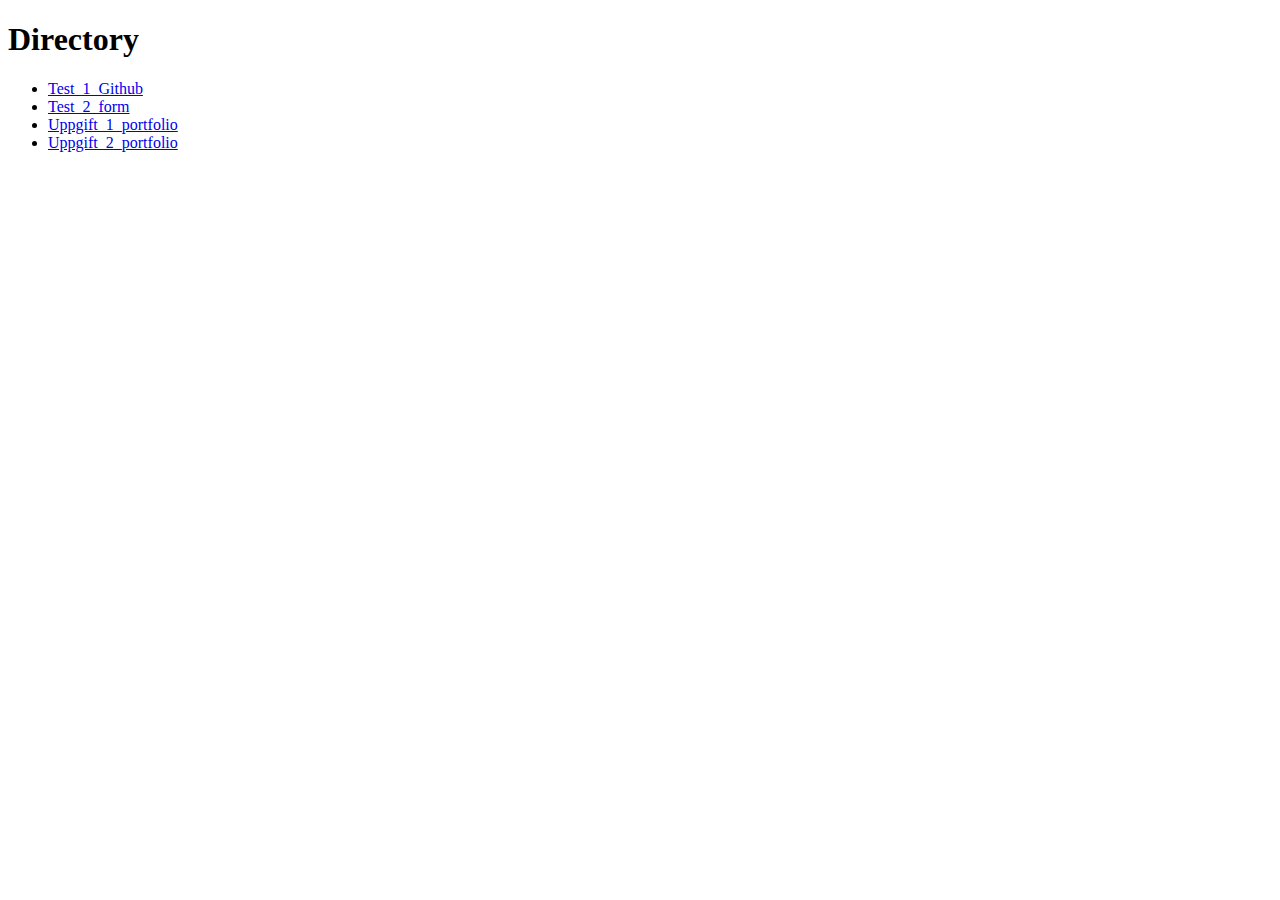
<file: index.html>
<!DOCTYPE html>
<html lang="en">

<head>
    <meta charset="UTF-8">
    <meta http-equiv="X-UA-Compatible" content="IE=edge">
    <meta name="viewport" content="width=device-width, initial-scale=1.0">
    <title>Nori_study</title>
</head>

<body>
    <h1>Directory</h1>
    <ul>
        <li><a href="./test_1_Github/index.html">Test_1_Github</a></li>
        <li><a href="./Test_2_form/index.html">Test_2_form</a></li>
        <li><a href="./Uppgift_1/index.html">Uppgift_1_portfolio</a></li>
        <li><a href="./Uppgift_2/index.html">Uppgift_2_portfolio</a></li>
    </ul>
</body>

</html>
</file>
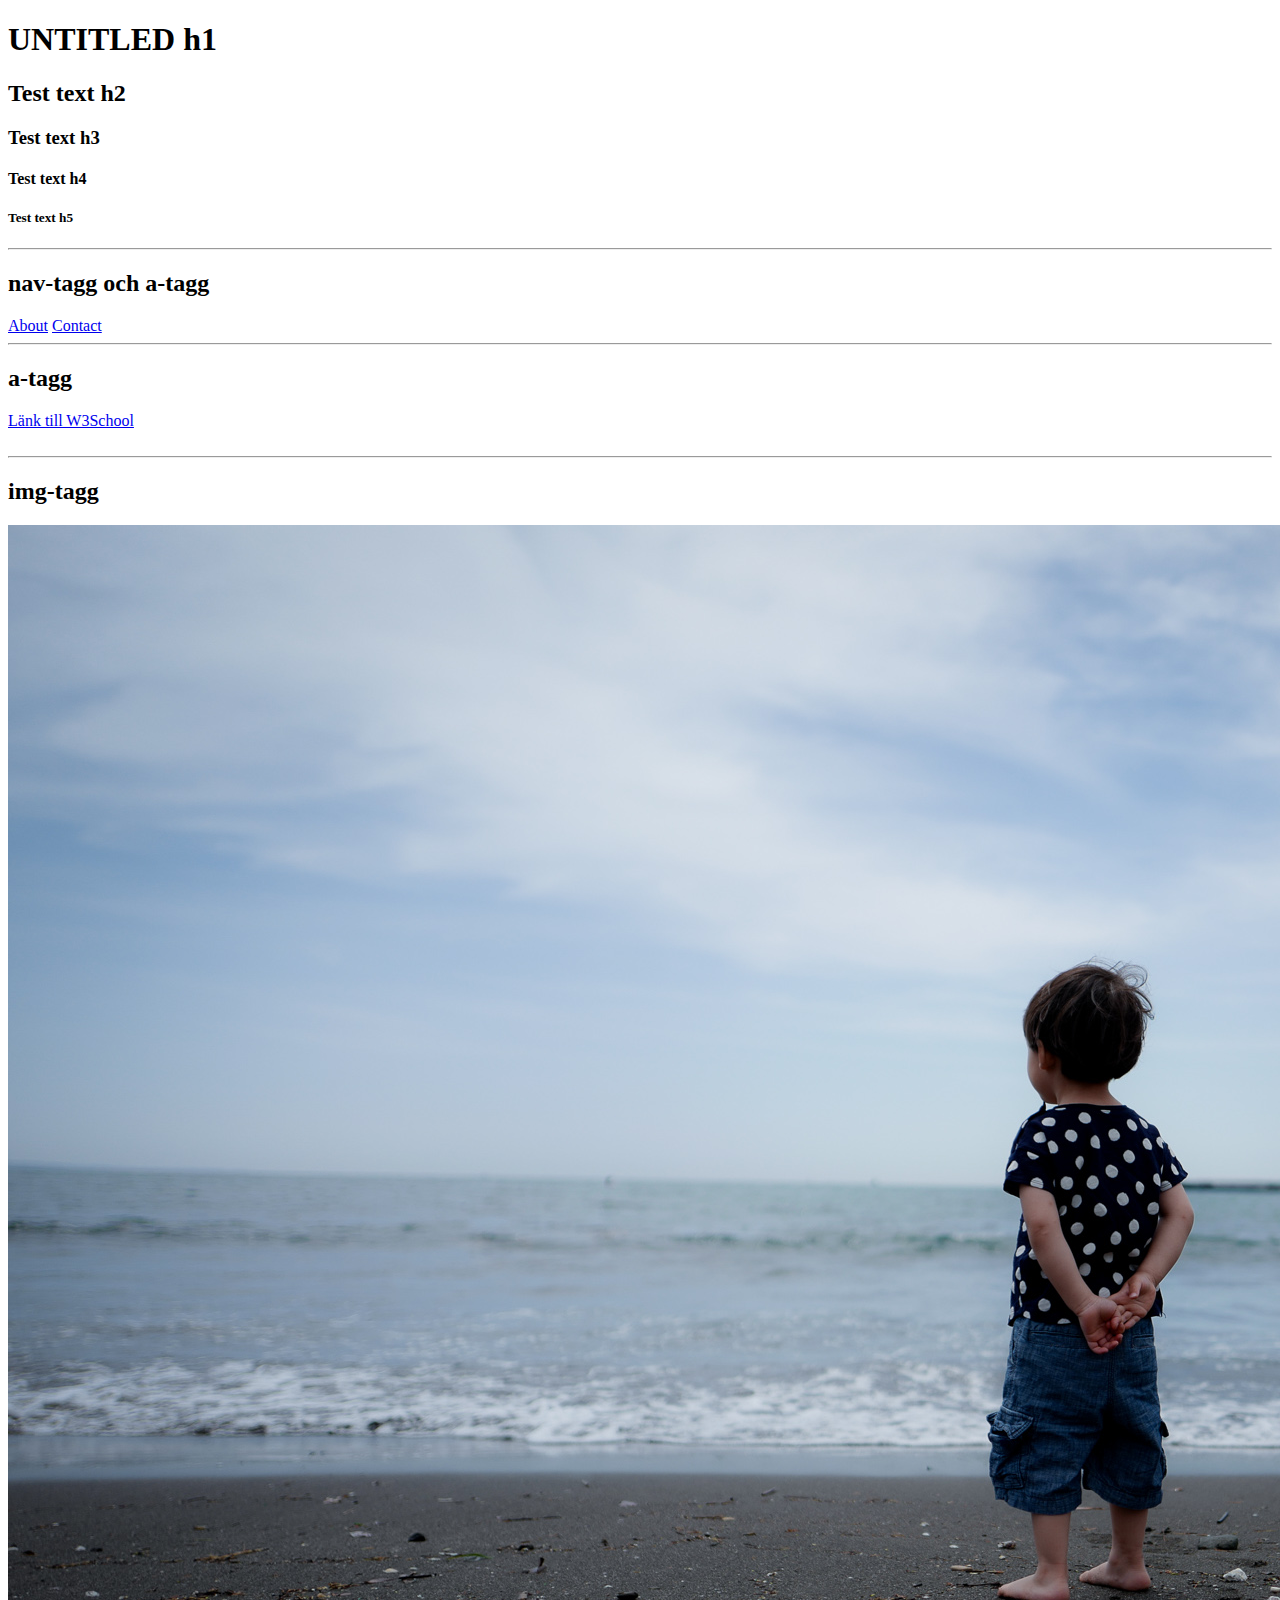
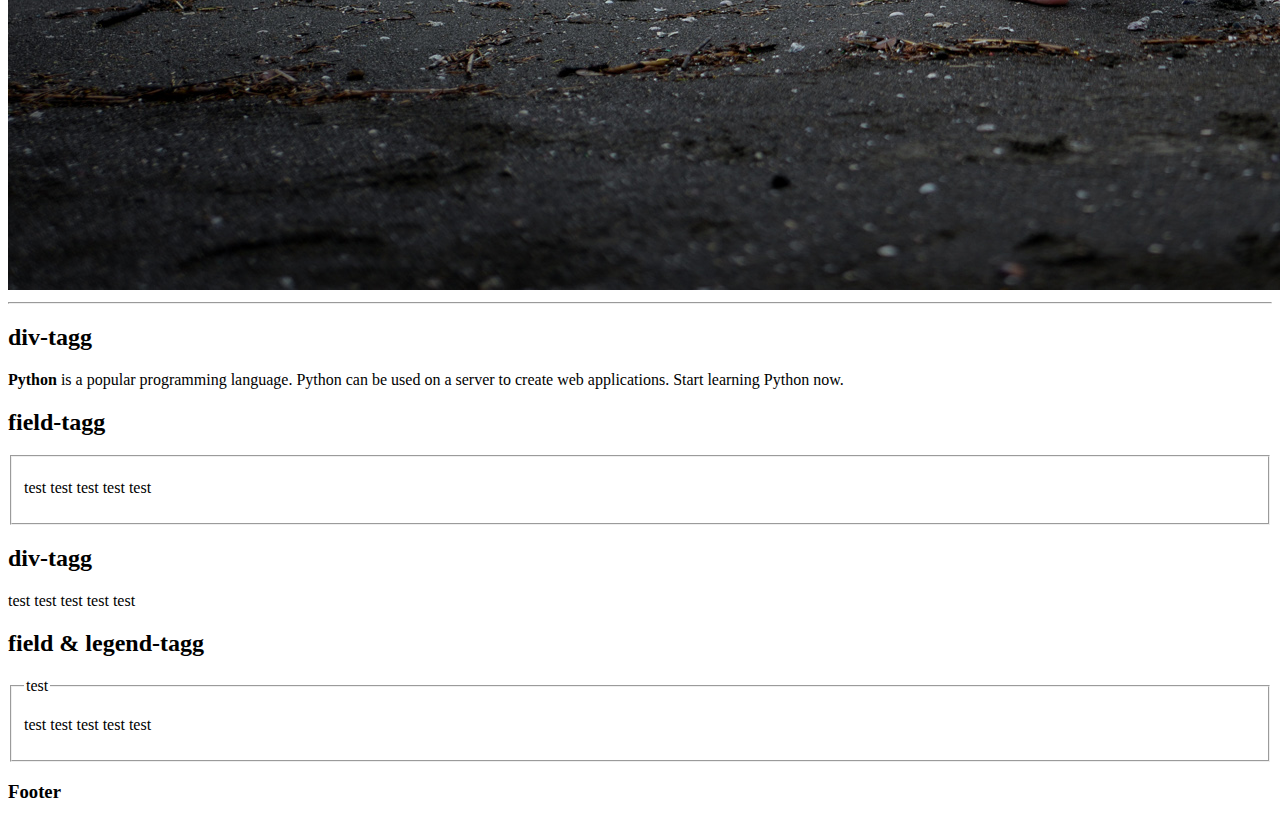
<file: test_1_Github/index.html>
<!DOCTYPE html>
<html lang="en">

<head>
    <meta charset="UTF-8">
    <meta name="viewport" content="width=device-width, initial-scale=1.0">
    <title>Document</title>
</head>

<body>
    <header>
        <h1>UNTITLED h1</h1>
        <h2>Test text h2</h2>
        <h3>Test text h3</h3>
        <h4>Test text h4</h4>
        <h5>Test text h5</h5>
    </header>
    <hr />
    <h2>nav-tagg och a-tagg</h2>
    <nav>
        <a href="about.html">About</a>
        <a href="contact.html">Contact</a>
    </nav>
    <hr />
    <h2>a-tagg</h2>
    <a href="https:www.w3schools.com">Länk till W3School</a>
    <br /><br />
    <hr />
    <h2>img-tagg</h2>
    <img src="./img/Ringo.jpg" alt="Ringo">
    <br />
    <hr />
    <section>
        <h2>div-tagg</h2>
        <div><strong>Python</strong> is a popular programming language.
            Python can be used on a server to create web applications.
            Start learning Python now.
        </div>
    </section>

    <h2>field-tagg</h2>
    <fieldset>
        <p>test test test test test </p>
    </fieldset>

    <h2>div-tagg</h2>
    <div>
        <p>test test test test test </p>
    </div>

    <h2>field & legend-tagg</h2>
    <fieldset>
        <legend>test</legend>
        <p>test test test test test </p>
    </fieldset>

    <footer>
        <h3>Footer</h3>
    </footer>
</body>

</html>
</file>
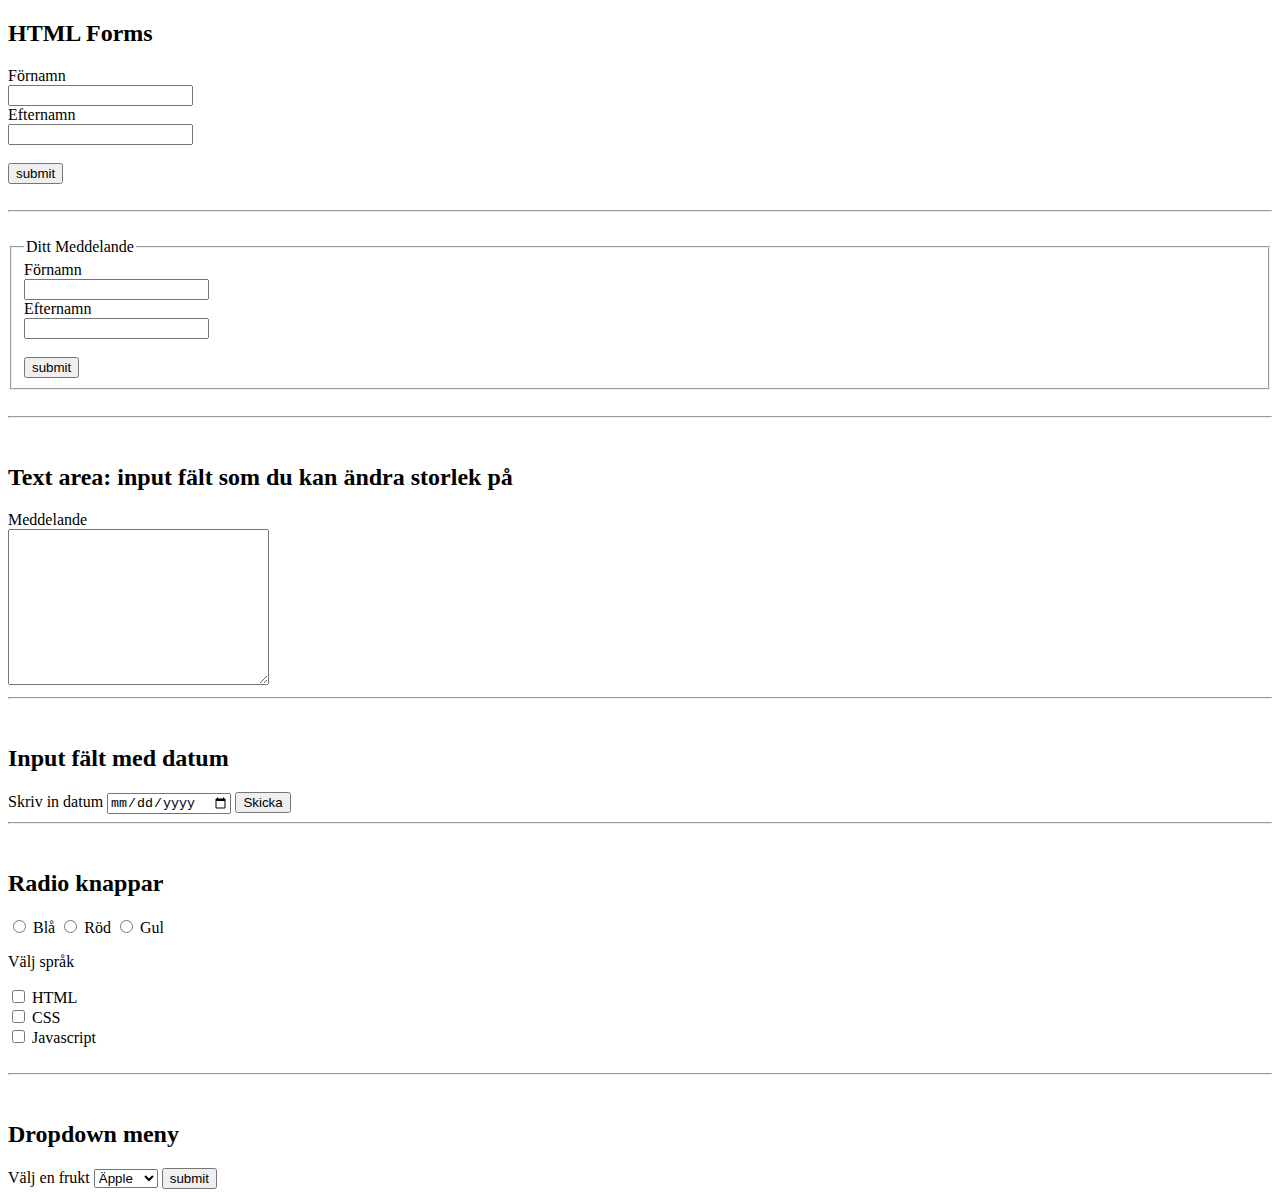
<file: Test_2_form/index.html>
<!DOCTYPE html>
<html lang="en">
<head>
    <meta charset="UTF-8">
    <meta http-equiv="X-UA-Compatible" content="IE=edge">
    <meta name="viewport" content="width=device-width, initial-scale=1.0">
    <title>HTML Form and table</title>
</head>
<body>
    <form action="">
        <h2>HTML Forms</h2>
        <label for="fname">Förnamn</label><br>
        <input type="text" id="fname" name="fname" value=""><br>
        <label for="lname">Efternamn</label><br>
        <input type="text" id="lnamn" name="lname" value=""><br><br>
        <input type="submit" value="submit">
    </form>
    <br>
    <hr>
    <br>
    <fieldset>
        <legend>Ditt Meddelande</legend>
        <form action="">
            <label for="fname">Förnamn</label><br>
            <input type="text" id="fname" name="fname" value=""><br>
            <label for="lname">Efternamn</label><br>
            <input type="text" id="lnamn" name="lname" value=""><br><br>
            <input type="submit" value="submit">
            </form>
    </fieldset>
    <br>
    <hr>
    <br>
    <h2>Text area: input fält som du kan ändra storlek på</h2>
    <label for="textbody">Meddelande</label><br>
    <textarea name="textbody" id="textbody" cols="30" rows="10"></textarea>
    <br>
    <hr>
    <br>
    <h2>Input fält med datum</h2>
    <label for="date">Skriv in datum</label>
    <input type="date" name="date" id="date">
    <button>Skicka</button>
    <br>
    <hr>
    <br>
    <h2>Radio knappar</h2>
    <form action="">
        <input type="radio" id="blue" name="color" value="blue">
        <label for="blue">Blå</label>
        <input type="radio" id="red" name="color" value="red">
        <label for="red">Röd</label>
        <input type="radio" id="gul" name="color" value="gul">
        <label for="gul">Gul</label>
    </form>
    <form action="">
        <p>Välj språk</p>
        <input type="checkbox" name="lang" id="html" value="HTML">
        <label for="HTML">HTML</label><br>
        <input type="checkbox" name="lang" id="CSS" value="CSS">
        <label for="HTML">CSS</label><br>
        <input type="checkbox" name="lang" id="javascript" value="Javascript">
        <label for="javascript">Javascript</label><br>

    </form>
    <br>
    <hr>
    <br>
    <h2>Dropdown meny</h2>
    <form action="">
        <label for="Fruit">Välj en frukt</label>
        <select name="fruit" id="fruit">
            <option value="apple">Äpple</option>
            <option value="banan">Banan</option>
            <option value="orange">orange</option>
        </select>
        <input type="submit" value="submit">
    </form>


</body>
</html>
</file>
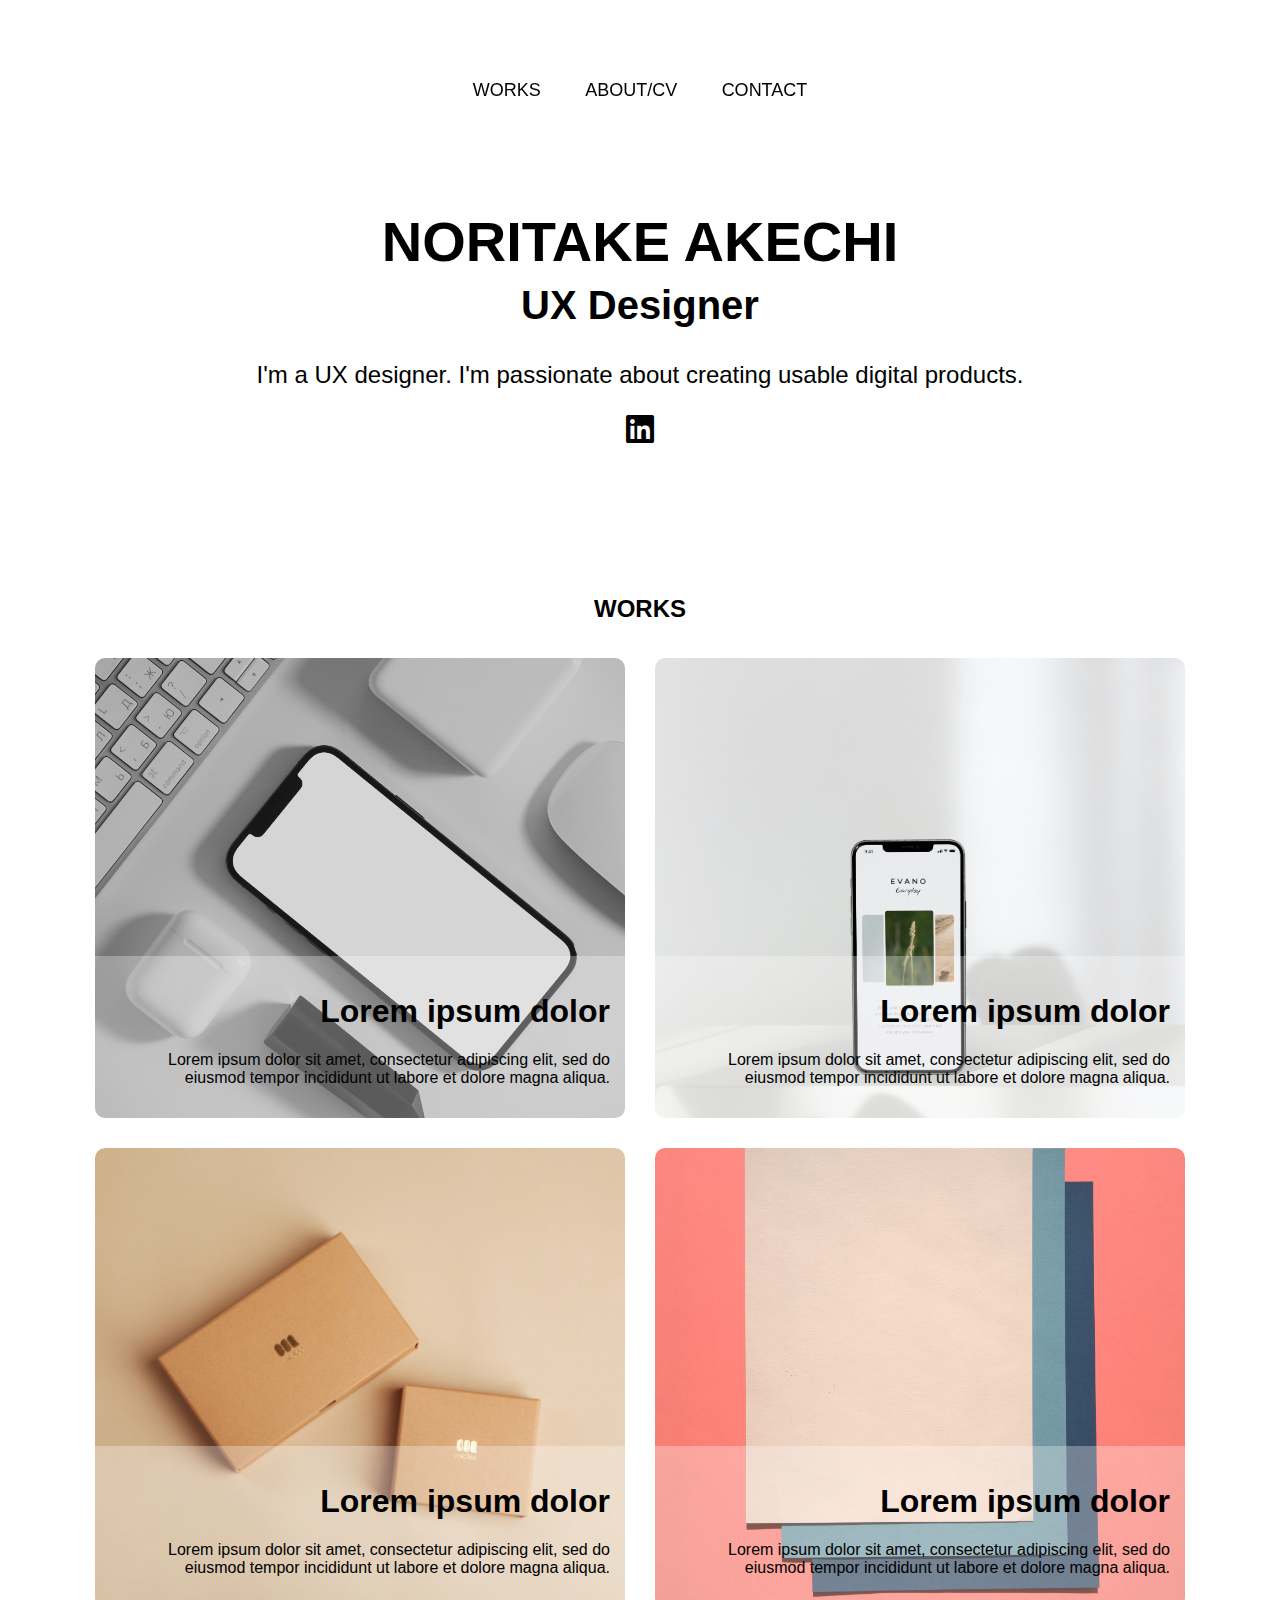
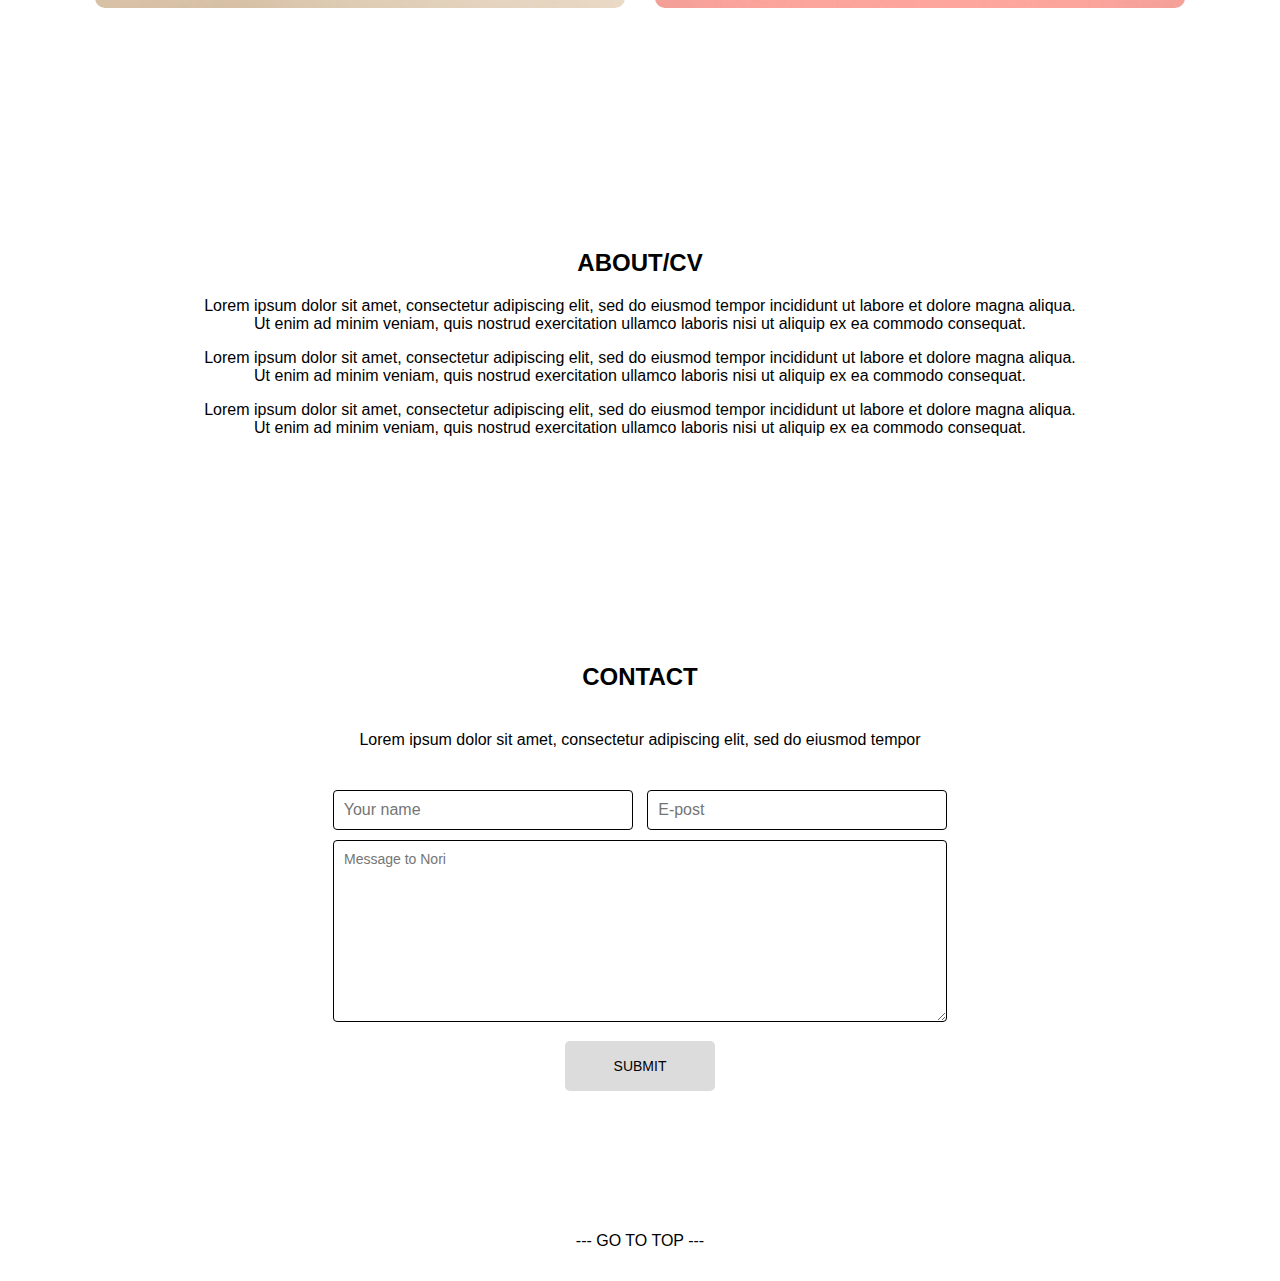
<file: Uppgift_1/index.html>
<!DOCTYPE html>
<html lang="en">

<head>
    <meta charset="utf-8">
    <meta http-equiv="X-UA-Compatible" content="IE=edge">
    <meta name="viewport" content="width=device-width, initial-scale=1.0">
    <title>Noris_Portfolio</title>
    <link rel="stylesheet" href="https://use.fontawesome.com/releases/v5.10.2/css/all.css">
    <link rel="stylesheet" href="stylesheet.css">
    <link rel="stylesheet" href="responsive.css">
</head>

<!-- BODY ---------------------------------------------------------------------------------------------------------->

<body>

    <!-- HEADER ---------------------------------------------------------------------------------------------------------->
    <header>
        <div class="nav">
            <a href="#works">WORKS</a>
            <a href="#about">ABOUT/CV</a>
            <a href="#contact">CONTACT</a>
        </div>
        <div>
            <!--Hamburgaremeny för smartphone: Display: none-->
            <span class="fa fa-bars fa-2x"></span>
        </div>

    </header>

    <!-- MAIN ---------------------------------------------------------------------------------------------------------->
    <div class="main" id="main">

        <!-- INTRO ---------------------------------------------------------------------------------------------------------->
        <div class="intro container">
            <h1>NORITAKE AKECHI</h1>
            <h2>UX Designer</h2>
            <p>I'm a UX designer. I'm passionate about creating usable digital products.</p>
            <a href="#"><i class="fab fa-linkedin fa-2x"></i></a>
        </div>

        <!-- WORKS ---------------------------------------------------------------------------------------------------------->
        <div class="works" id="works">
            <div class="container">
                <h2>WORKS</h2>
                <ul class="work-list">
                    <li>
                        <div class="work work_1">
                            <span class="wrapper">
                                <h1>Lorem ipsum dolor</h1>
                                <p>Lorem ipsum dolor sit amet, consectetur adipiscing elit, sed do eiusmod tempor
                                    incididunt ut labore et dolore magna aliqua.</p>
                            </span>
                        </div>
                    </li>
                    <li>
                        <div class="work work_2">
                            <span class="wrapper">
                                <h1>Lorem ipsum dolor</h1>
                                <p>Lorem ipsum dolor sit amet, consectetur adipiscing elit, sed do eiusmod tempor
                                    incididunt ut labore et dolore magna aliqua.</p>
                            </span>
                        </div>
                    </li>
                    <li>
                        <div class="work work_3">
                            <span class="wrapper">

                                <h1>Lorem ipsum dolor</h1>
                                <p>Lorem ipsum dolor sit amet, consectetur adipiscing elit, sed do eiusmod tempor
                                    incididunt ut labore et dolore magna aliqua.</p>
                            </span>
                        </div>
                    </li>
                    <li>
                        <div class="work work_4">
                            <span class="wrapper">

                                <h1>Lorem ipsum dolor</h1>
                                <p>Lorem ipsum dolor sit amet, consectetur adipiscing elit, sed do eiusmod tempor
                                    incididunt ut labore et dolore magna aliqua.</p>
                            </span>
                        </div>
                    </li>
                </ul>
            </div>
        </div>

        <!-- ABOUT ---------------------------------------------------------------------------------------------------------->
        <div class="about" id="about">
            <div class="container">
                <h2>ABOUT/CV</h2>
                <p>Lorem ipsum dolor sit amet, consectetur adipiscing elit, sed do eiusmod tempor
                    incididunt ut labore et dolore magna aliqua. Ut enim ad minim veniam, quis nostrud exercitation
                    ullamco
                    laboris nisi ut aliquip ex ea commodo consequat.</p>
                <p>Lorem ipsum dolor sit amet, consectetur adipiscing elit, sed do eiusmod tempor
                    incididunt ut labore et dolore magna aliqua. Ut enim ad minim veniam, quis nostrud exercitation
                    ullamco
                    laboris nisi ut aliquip ex ea commodo consequat.</p>
                <p>Lorem ipsum dolor sit amet, consectetur adipiscing elit, sed do eiusmod tempor
                    incididunt ut labore et dolore magna aliqua. Ut enim ad minim veniam, quis nostrud exercitation
                    ullamco
                    laboris nisi ut aliquip ex ea commodo consequat.</p>

            </div>
        </div>

        <!-- CONTACT ---------------------------------------------------------------------------------------------------------->
        <div class="contact" id="contact">
            <div class="container">
                <h2>CONTACT</h2>
                <p>Lorem ipsum dolor sit amet, consectetur adipiscing elit, sed do eiusmod tempor</p>
                <form action="">
                    <input type="text" placeholder="Your name" id="name">
                    <input type="text" placeholder="E-post" id="epost"><br>
                    <textarea name="textbody" placeholder="Message to Nori" cols="30" rows="10" id="message"></textarea><br>
                    <input type="submit" value="SUBMIT" class="submitBtm">
                </form>
            </div>
        </div>

    </div><!-- MAIN END -->


    <!-- FOOTER ---------------------------------------------------------------------------------------------------------->
    <footer>
        <a href="#main">--- GO TO TOP ---</a>
    </footer>
</body>
<!------------------------------------------------------------------------------------------------------------>

</html>
</file>
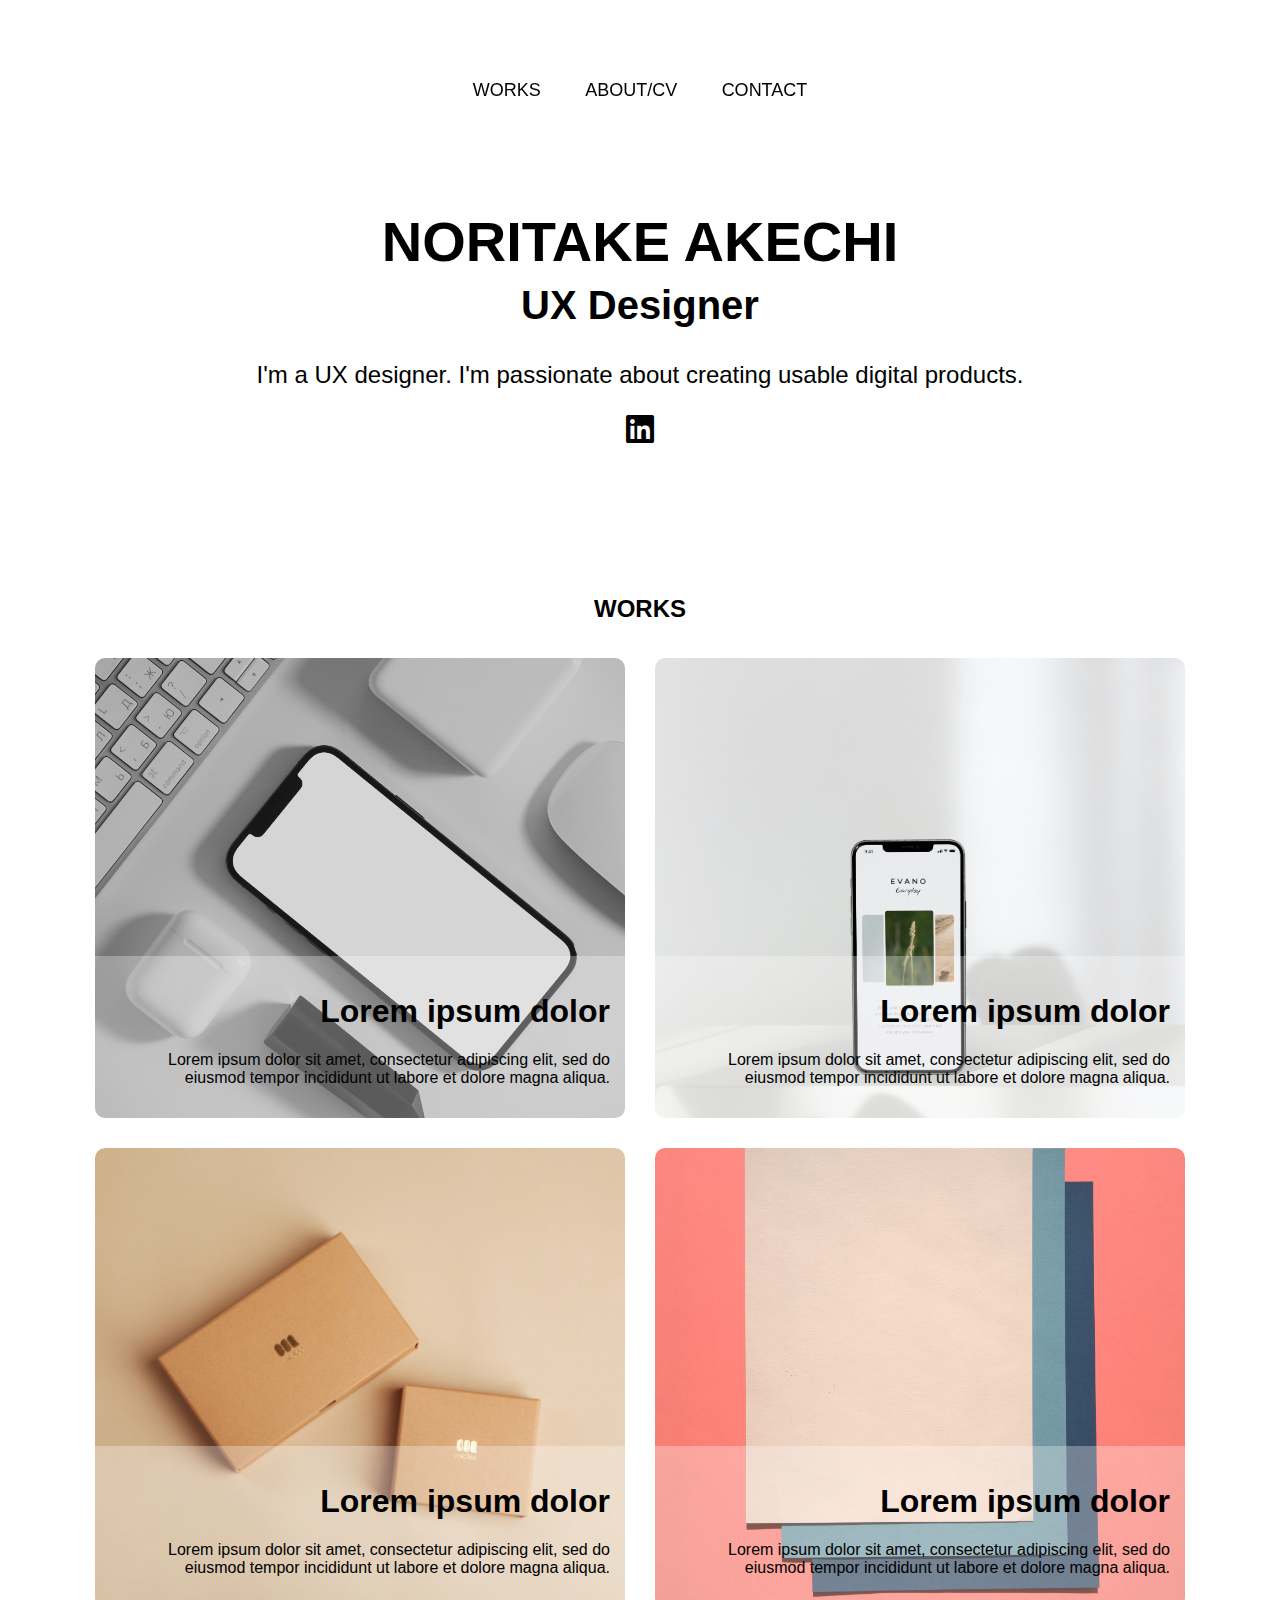
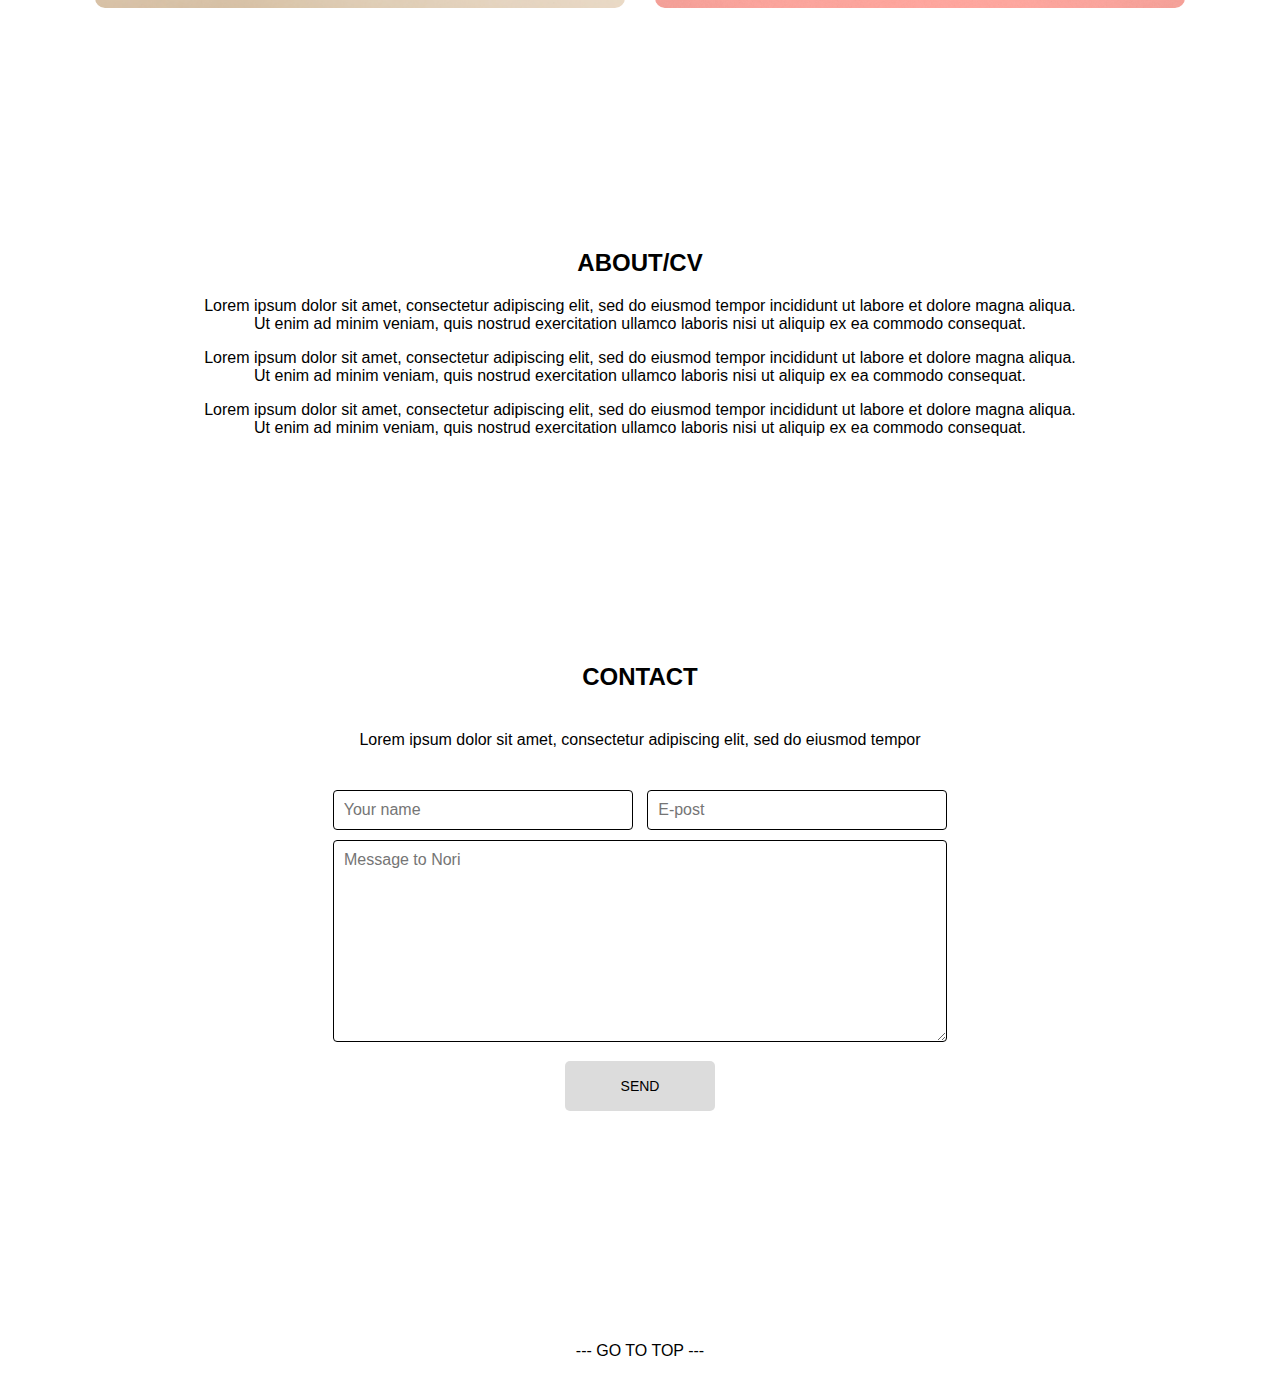
<file: Uppgift_2/index.html>
<!DOCTYPE html>
<html lang="en">

<head>
    <meta charset="utf-8">
    <meta http-equiv="X-UA-Compatible" content="IE=edge">
    <meta name="viewport" content="width=device-width, initial-scale=1.0">
    <title>Noris_Portfolio</title>
    <link rel="stylesheet" href="https://use.fontawesome.com/releases/v5.10.2/css/all.css">
    <link rel="stylesheet" href="stylesheet.css">
    <link rel="stylesheet" href="responsive.css">
</head>

<!-- BODY ---------------------------------------------------------------------------------------------------------->

<body>

    <!-- HEADER ---------------------------------------------------------------------------------------------------------->
    <header>
        <div class="nav">
            <a href="#works">WORKS</a>
            <a href="#about">ABOUT/CV</a>
            <a href="#contact">CONTACT</a>
        </div>
        <div>
            <!--Hamburgaremeny för smartphone: Display: none-->
            <span class="fa fa-bars fa-2x"></span>
        </div>

    </header>

    <!-- MAIN ---------------------------------------------------------------------------------------------------------->
    <div class="main" id="main">

        <!-- INTRO ---------------------------------------------------------------------------------------------------------->
        <div class="intro container">

            <p id="debug"></p>

            <h1>NORITAKE AKECHI</h1>
            <h2>UX Designer</h2>
            <p>I'm a UX designer. I'm passionate about creating usable digital products.</p>
            <a href="#"><i class="fab fa-linkedin fa-2x"></i></a>
        </div>

        <!-- WORKS ---------------------------------------------------------------------------------------------------------->
        <div class="works" id="works">
            <div class="container">
                <h2>WORKS</h2>
                <ul class="work-list">
                    <li>
                        <div class="work work_1">
                            <span class="wrapper">
                                <h1>Lorem ipsum dolor</h1>
                                <p>Lorem ipsum dolor sit amet, consectetur adipiscing elit, sed do eiusmod tempor
                                    incididunt ut labore et dolore magna aliqua.</p>
                            </span>
                        </div>
                    </li>
                    <li>
                        <div class="work work_2">
                            <span class="wrapper">
                                <h1>Lorem ipsum dolor</h1>
                                <p>Lorem ipsum dolor sit amet, consectetur adipiscing elit, sed do eiusmod tempor
                                    incididunt ut labore et dolore magna aliqua.</p>
                            </span>
                        </div>
                    </li>
                    <li>
                        <div class="work work_3">
                            <span class="wrapper">

                                <h1>Lorem ipsum dolor</h1>
                                <p>Lorem ipsum dolor sit amet, consectetur adipiscing elit, sed do eiusmod tempor
                                    incididunt ut labore et dolore magna aliqua.</p>
                            </span>
                        </div>
                    </li>
                    <li>
                        <div class="work work_4">
                            <span class="wrapper">

                                <h1>Lorem ipsum dolor</h1>
                                <p>Lorem ipsum dolor sit amet, consectetur adipiscing elit, sed do eiusmod tempor
                                    incididunt ut labore et dolore magna aliqua.</p>
                            </span>
                        </div>
                    </li>
                </ul>
            </div>
        </div>

        <!-- ABOUT ---------------------------------------------------------------------------------------------------------->
        <div class="about" id="about">
            <div class="container">
                <h2>ABOUT/CV</h2>
                <p>Lorem ipsum dolor sit amet, consectetur adipiscing elit, sed do eiusmod tempor
                    incididunt ut labore et dolore magna aliqua. Ut enim ad minim veniam, quis nostrud exercitation
                    ullamco
                    laboris nisi ut aliquip ex ea commodo consequat.</p>
                <p>Lorem ipsum dolor sit amet, consectetur adipiscing elit, sed do eiusmod tempor
                    incididunt ut labore et dolore magna aliqua. Ut enim ad minim veniam, quis nostrud exercitation
                    ullamco
                    laboris nisi ut aliquip ex ea commodo consequat.</p>
                <p>Lorem ipsum dolor sit amet, consectetur adipiscing elit, sed do eiusmod tempor
                    incididunt ut labore et dolore magna aliqua. Ut enim ad minim veniam, quis nostrud exercitation
                    ullamco
                    laboris nisi ut aliquip ex ea commodo consequat.</p>

            </div>
        </div>

        <!-- CONTACT ---------------------------------------------------------------------------------------------------------->
        <div class="contact" id="contact">
            <div class="container">
                <h2>CONTACT</h2>
                <p>Lorem ipsum dolor sit amet, consectetur adipiscing elit, sed do eiusmod tempor</p>
                <form onsubmit ="return false">
                    <input type="text" placeholder="Your name" id="name">
                    <input type="text" placeholder="E-post" id="email"><br>
                    <textarea name="textbody" placeholder="Message to Nori" cols="30" rows="10" id="comment"></textarea><br>
                    <input type="submit" value="SEND" class="submitBtm" onclick="formValidation()"><!-- Call javascript function -->
                </form>
                <p id="alartText"></p>
                <!-- <p id="chk"></p> for debug -->
                <!--<p id="chk_2"></p> for debug -->
                <br>
            </div>
        </div>

    </div><!-- MAIN END -->

    <!-- FOOTER ---------------------------------------------------------------------------------------------------------->
    <footer>
        <a href="#main">--- GO TO TOP ---</a>
    </footer>

    <script src="script.js"></script>
</body>
<!------------------------------------------------------------------------------------------------------------>
</html>
</file>
<file: Uppgift_1/stylesheet.css>
/*** COMMON *******************************************************/


body {
    margin: 0;
    font-family: Helvetica, sans-serif;
}

a {
    text-decoration: none;
    color: black;
}

a:hover {
    color: grey;
    text-decoration: underline;
}

/*** HEADER *******************************************************/
header {
    width: 100%;
    position: fixed;
    top: 0;
    line-height: 80px;
    background-color: rgba(255, 255, 255, 0.8);
    padding-top: 50px;
}

.nav {
    position: sticky;
    width: 100%;
    text-align: center;
}

.nav a {
    font-size: 18px;
    padding: 0 20px;
    z-index: 1;
}

.fa-bars {
    display: none;
}

/*** MAIN *******************************************************/
.main {
    padding: 120px 0px 30px 0px;
}

.container {
    margin: 30px 0px;
    padding: 50px 80px;
}

/*** INTRO *******************************************************/
.intro {
    text-align: center;
}

.intro h1 {
    font-size: 56px;
    line-height: 0.5rem;
}

.intro h2 {
    font-size: 40px;
}

.intro p {
    font-size: 24px;
}

/*** WORKS *******************************************************/
.works {
    text-align: center;
}

.work-list {
    display: flex;
    flex-wrap: wrap;
    list-style: none;
    padding: 0px;
}

.work-list li {
    flex: auto;
    width: 50%;
}

.work {
    position: relative;
    text-align: right;
    background: center;
    height: 400px;
    padding: 30px;
    margin: 10px;
    color: black;
    border: solid white 5px;
    border-radius: 15px;
    z-index: -1;
}

.work:hover {
    opacity: 0.7;
}

.wrapper {
    padding: 15px;
    position: absolute;
    bottom: 0;
    right: 0;
    background-color: rgba(255, 255, 255, 0.3);

}

.work_1 {
    background-image: url(img/work_1.jpg);
    background-size: cover;
}

.work_2 {
    background-image: url(img/work_2.jpg);
    background-size: cover;
}

.work_3 {
    background-image: url(img/work_3.jpg);
    background-size: cover;

}

.work_4 {
    background-image: url(img/work_4.jpg);
    background-size: cover;

}

/*** ABOUT/CV *******************************************************/
.about {
    width: auto;
    margin: 0 auto;
    padding: 30px 120px;
/*    background-color: rgb(243, 243, 243); */
    background-size: cover;
    text-align: center;
}

/*** CONTACT *******************************************************/
.contact {
    text-align: center;
}

.contact p {
    padding: 20px;
}

input[type=text] {
	box-sizing: border-box;
	width: 300px;
    padding: 10px;
    margin: 5px;
    font-family: Helvetica, sans-serif;
    font-size: 16px;
	transition: 0.3s;
	border: 1px solid black;
	border-radius: 4px;
	outline: none;
}

input[type=text]:focus {
	background-color: rgb(255, 255, 128);
}

textarea {
    width: 592px;
    padding: 10px;
    margin: 5px;
    font-family: Helvetica, sans-serif;
    font-size: 14px;
	transition: 0.3s;
	border: 1px solid black;
	border-radius: 4px;
	outline: none;
}

textarea:focus {
	background-color: rgb(255, 255, 128);
}

.submitBtm {
    margin: 0 auto;
    margin-top: 10px;
    display: block;
    width: 150px;
    height: 50px;
    line-height: 40px;
    font-family: Helvetica, sans-serif;
    font-size: 14px;
    color: black;
    text-align: center;
    background-color: gainsboro;
    border: none;
    border-radius: 5px;
    transition: all 0.5s;
    cursor: pointer;
}

.submitBtm:hover {
    background-color: rgb(255, 255, 128);
}

/*** FOOTER *******************************************************/
footer {
    text-align: center;
    line-height: 80px;
    height: 80px;
}
</file>
<file: Uppgift_1/responsive.css>
/* ---FOR TABLET----------------------------------------------- */
@media all and (max-width: 1000px) {
    .work-list li {
        flex: auto;
        width: 100%;
    }

    footer {
        text-align: center;
    }
}

/* ---FOR SMARTPHONE----------------------------------------------- */
@media all and (max-width: 670px) {
    header {
        padding: 10px 20px;
    }

    .container {
        padding: 30px;
    }

    .main {
        padding: 40px 0px 30px 0px;
    }

    .intro h1 {
        font-size: 40px;
        line-height: 2rem;
    }
    
    .intro h2 {
        font-size: 24px;
    }
    
    .intro p {
        font-size: 20px;
    }
    .work-list li {
        flex: auto;
        width: 100%;
    }

    footer {
        text-align: center;
    }

    .nav {
        display: none;
    }

    .fa-bars {
        display: block;
        text-align: left;
        padding-left: 20px;
    }

    .about {
        width: auto;
        margin: 0 auto;
        padding: 10px 30px;
    /*    background-color: rgb(243, 243, 243); */
        background-size: cover;
        text-align: center;
    }

    input[type=text] {
        box-sizing: border-box;
        width: 100%;
        padding: 10px;
        margin: 5px;
        font-family: Helvetica, sans-serif;
        font-size: 16px;
        transition: 0.3s;
        border: 1px solid black;
        border-radius: 4px;
        outline: none;
    }

    textarea {
        width: 96%;
        padding: 10px;
        margin: 5px;
        font-family: Helvetica, sans-serif;
        font-size: 14px;
        transition: 0.3s;
        border: 1px solid black;
        border-radius: 4px;
        outline: none;
    }
    

}
</file>
<file: Uppgift_2/stylesheet.css>
/*** COMMON *******************************************************/


body {
    margin: 0;
    font-family: Helvetica, sans-serif;
}

a {
    text-decoration: none;
    color: black;
}

a:hover {
    color: grey;
    text-decoration: underline;
}

/*** HEADER *******************************************************/
header {
    width: 100%;
    position: fixed;
    top: 0;
    line-height: 80px;
    background-color: rgba(255, 255, 255, 0.8);
    padding-top: 50px;
}

.nav {
    position: sticky;
    width: 100%;
    text-align: center;
}

.nav a {
    font-size: 18px;
    padding: 0 20px;
    z-index: 1;
}

.fa-bars {
    display: none;
}

/*** MAIN *******************************************************/
.main {
    padding: 120px 0px 30px 0px;
}

.container {
    margin: 30px 0px;
    padding: 50px 80px;
}

/*** INTRO *******************************************************/
.intro {
    text-align: center;
}

.intro h1 {
    font-size: 56px;
    line-height: 0.5rem;
}

.intro h2 {
    font-size: 40px;
}

.intro p {
    font-size: 24px;
}

/*** WORKS *******************************************************/
.works {
    text-align: center;
}

.work-list {
    display: flex;
    flex-wrap: wrap;
    list-style: none;
    padding: 0px;
}

.work-list li {
    flex: auto;
    width: 50%;
}

.work {
    position: relative;
    text-align: right;
    background: center;
    height: 400px;
    padding: 30px;
    margin: 10px;
    color: black;
    border: solid white 5px;
    border-radius: 15px;
    z-index: -1;
}

.work:hover {
    opacity: 0.7;
}

.wrapper {
    padding: 15px;
    position: absolute;
    bottom: 0;
    right: 0;
    background-color: rgba(255, 255, 255, 0.3);

}

.work_1 {
    background-image: url(img/work_1.jpg);
    background-size: cover;
}

.work_2 {
    background-image: url(img/work_2.jpg);
    background-size: cover;
}

.work_3 {
    background-image: url(img/work_3.jpg);
    background-size: cover;

}

.work_4 {
    background-image: url(img/work_4.jpg);
    background-size: cover;

}

/*** ABOUT/CV *******************************************************/
.about {
    width: auto;
    margin: 0 auto;
    padding: 30px 120px;
/*    background-color: rgb(243, 243, 243); */
    background-size: cover;
    text-align: center;
}

/*** CONTACT *******************************************************/
.contact {
    text-align: center;
}

.contact p {
    padding: 20px;
}

input[type=text] {
    box-sizing: border-box;
    width: 300px;
    padding: 10px;
    margin: 5px;
    font-family: Helvetica, sans-serif;
    font-size: 16px;
    transition: 0.3s;
    border: 1px solid black;
    border-radius: 4px;
    outline: none;
}

input[type=text]:focus {
    background-color: rgb(255, 255, 128);
}

textarea {
    width: 592px;
    padding: 10px;
    margin: 5px;
    font-family: Helvetica, sans-serif;
    font-size: 16px;
    transition: 0.3s;
    border: 1px solid black;
    border-radius: 4px;
    outline: none;
}

textarea:focus {
    background-color: rgb(255, 255, 128);
}

.submitBtm {
    margin: 0 auto;
    margin-top: 10px;
    display: block;
    width: 150px;
    height: 50px;
    line-height: 40px;
    font-family: Helvetica, sans-serif;
    font-size: 14px;
    color: black;
    text-align: center;
    background-color: gainsboro;
    border: none;
    border-radius: 5px;
    transition: all 0.5s;
    cursor: pointer;
}

.submitBtm:hover {
    background-color: rgb(255, 255, 128);
}

#alartText {
    font-size: 24 px;
}

/*** FOOTER *******************************************************/
footer {
    text-align: center;
    line-height: 80px;
    height: 80px;
}
</file>
<file: Uppgift_2/responsive.css>
/* ---FOR TABLET----------------------------------------------- */
@media all and (max-width: 1000px) {
    .work-list li {
        flex: auto;
        width: 100%;
    }

    footer {
        text-align: center;
    }
}

/* ---FOR SMARTPHONE----------------------------------------------- */
@media all and (max-width: 670px) {
    header {
        padding: 10px 20px;
    }

    .container {
        padding: 30px;
    }

    .main {
        padding: 40px 0px 30px 0px;
    }

    .intro h1 {
        font-size: 40px;
        line-height: 2rem;
    }
    
    .intro h2 {
        font-size: 24px;
    }
    
    .intro p {
        font-size: 20px;
    }
    .work-list li {
        flex: auto;
        width: 100%;
    }

    footer {
        text-align: center;
    }

    .nav {
        display: none;
    }

    .fa-bars {
        display: block;
        text-align: left;
        padding-left: 20px;
    }

    .about {
        width: auto;
        margin: 0 auto;
        padding: 10px 30px;
    /*    background-color: rgb(243, 243, 243); */
        background-size: cover;
        text-align: center;
    }

    input[type=text] {
        box-sizing: border-box;
        width: 100%;
        padding: 10px;
        margin: 5px;
        font-family: Helvetica, sans-serif;
        font-size: 16px;
        transition: 0.3s;
        border: 1px solid black;
        border-radius: 4px;
        outline: none;
    }

    textarea {
        width: 96%;
        padding: 10px;
        margin: 5px;
        font-family: Helvetica, sans-serif;
        font-size: 14px;
        transition: 0.3s;
        border: 1px solid black;
        border-radius: 4px;
        outline: none;
    }
}
</file>
